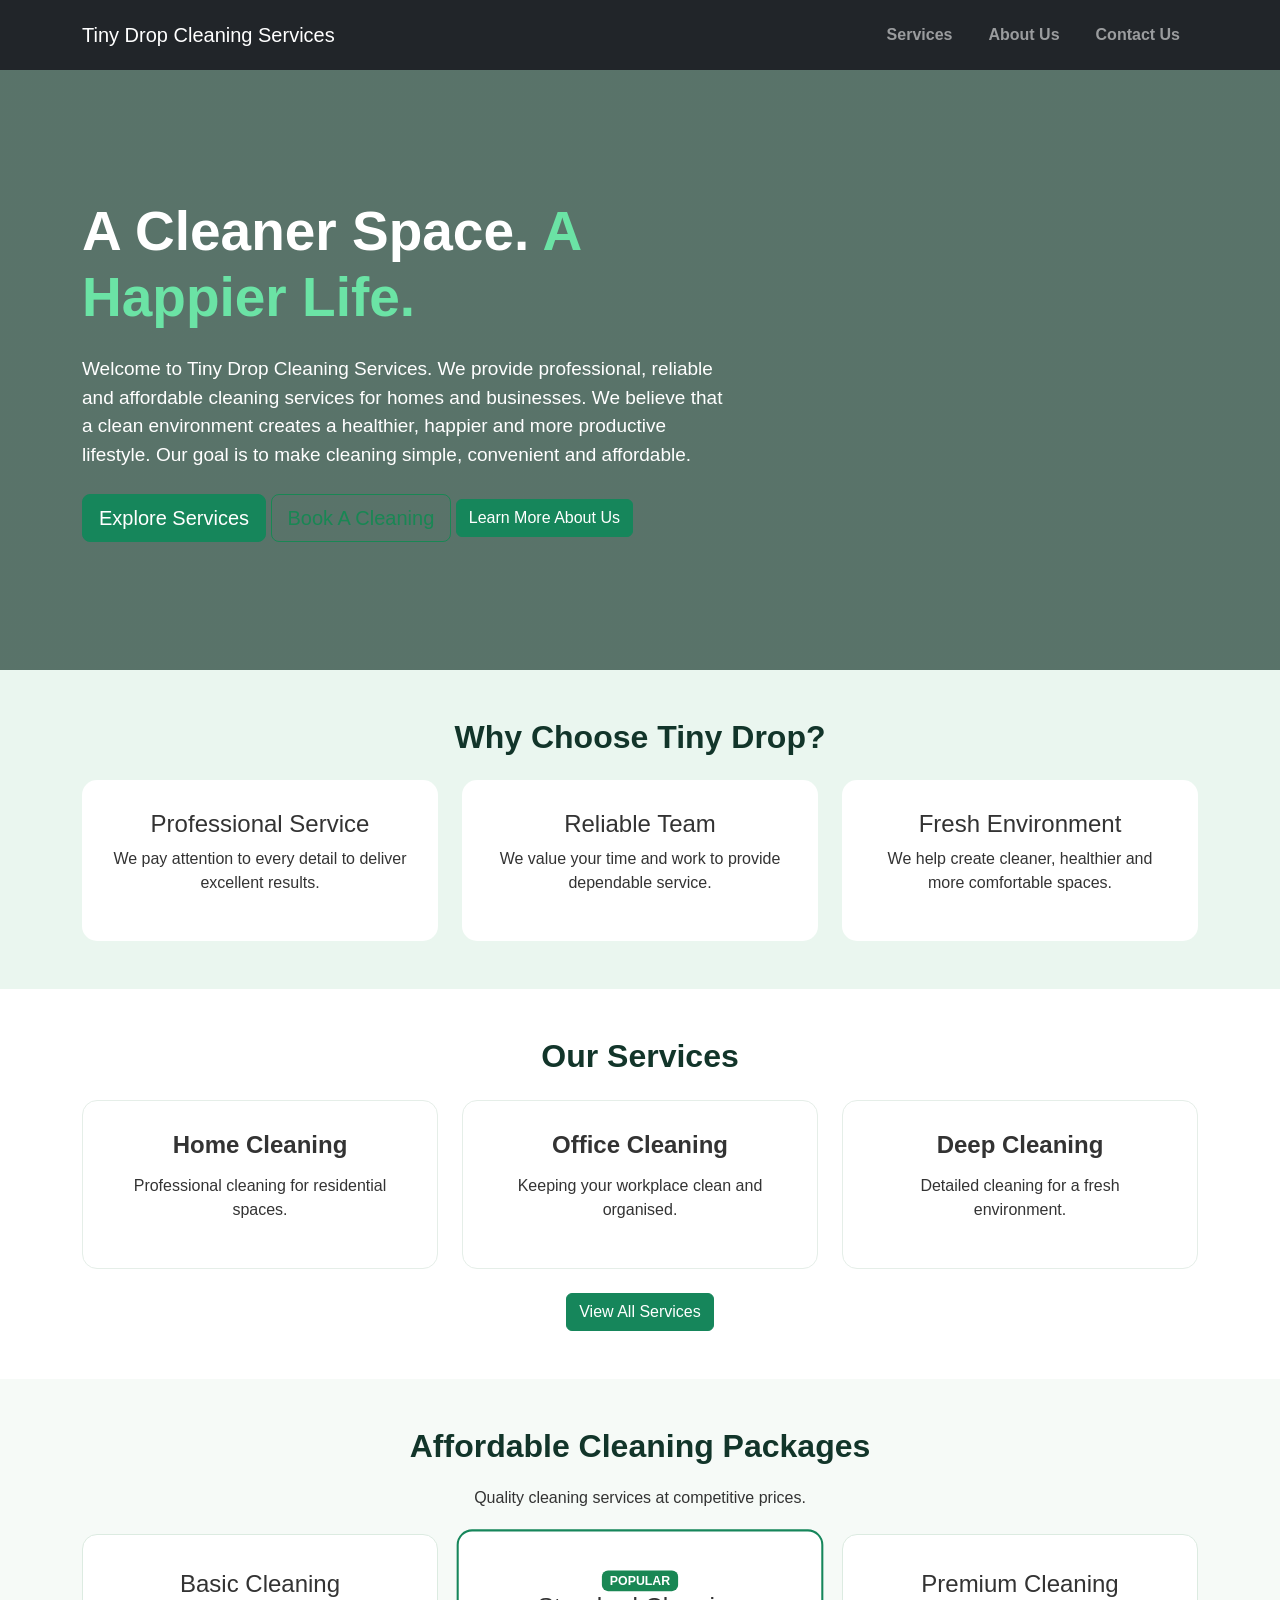
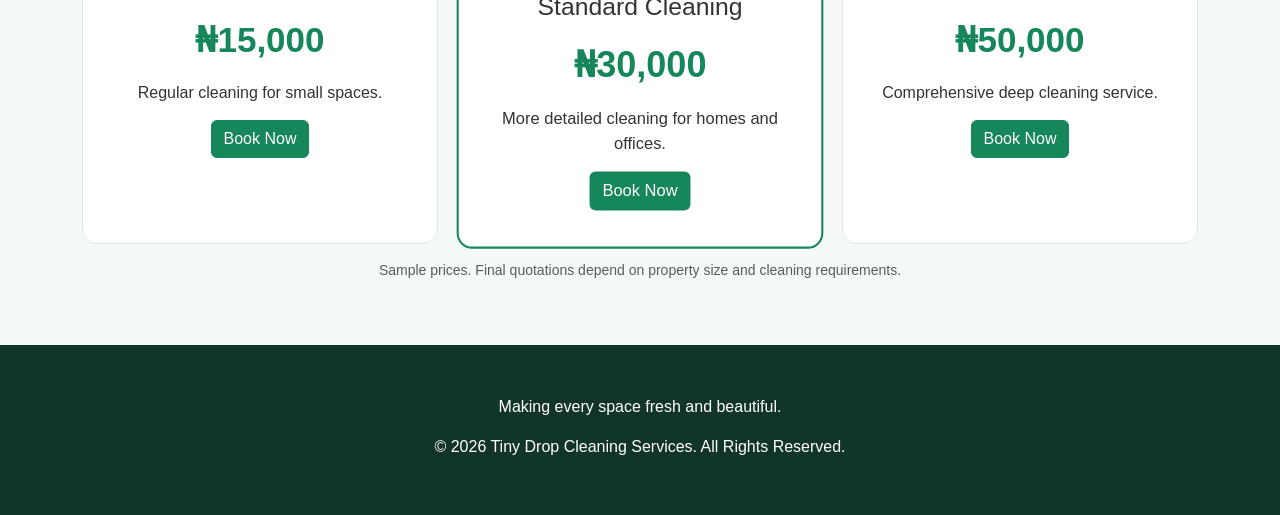
<file: index.html>
<!DOCTYPE html>
<html lang="en">
<head>

    <meta charset="UTF-8">
    <meta name="viewport" content="width=device-width, initial-scale=1.0">
    <title>Tiny Drop Cleaning Services</title>
    <link href="https://cdn.jsdelivr.net/npm/bootstrap@5.3.3/dist/css/bootstrap.min.css" rel="stylesheet">
    <link rel="stylesheet" href="css/style.css">
</head>

<body>
<nav class="navbar navbar-expand-lg navbar-dark bg-dark">
    <div class="container">
        <a class="navbar-brand" href="index.html">
            Tiny Drop Cleaning Services
        </a>
        <button class="navbar-toggler" type="button" data-bs-toggle="collapse" data-bs-target="#navbarNav" aria-controls="navbarNav" aria-expanded="false"
        aria-label="Toggle navigation">
            <span class="navbar-toggle-icon"></span>
        </button>
        <div class="collapse navbar-collapse" id="navbarNav">
            <ul class="navbar-nav ms-auto">
                <li class="nav-item"><a class="nav-link" href="services.html">Services</a></li>
                <li class="nav-item"><a class="nav-link" href="about.html">About Us</a></li>
                <li class="nav-item"><a class="nav-link" href="contact.html">Contact Us</a></li>
            </ul>
        </div>
    </div>
</nav>

<section class="hero">
    <div class="container">
        <div class="row align-items-center">
            <div class="col-lg-7">
                <h1>
                    A Cleaner Space.
                    <span> A Happier Life.</span>
                </h1>
                <p>
                    Welcome to Tiny Drop Cleaning Services.
                    We provide professional, reliable and affordable
                    cleaning services for homes and businesses.
                    
                    We believe that a clean environment creates a healthier,
                    happier and more productive lifestyle.
                    
                    Our goal is to make cleaning simple, convenient and affordable.

                </p>
                <a href="services.html" class="btn btn-success btn-lg">
                    Explore Services
                </a>
                <a href="contact.html" class="btn btn-outline-success btn-lg">
                    Book A Cleaning
                </a>
                <a href="about.html" class="btn btn-success">
                    Learn More About Us
                </a>
            </div>
        </div>
    </div>
</section>


<section class="why-us py-5">
    <div class="container text-center">
        <h2 class="section-title">Why Choose Tiny Drop?</h2>
        <div class="row mt-4">
            <div class="col-md-4">
                <div class="feature-card">
                    <h4>Professional Service</h4>
                    <p>
                        We pay attention to every detail
                        to deliver excellent results.
                    </p>
                </div>
            </div>
            <div class="col-md-4">
                <div class="feature-card">
                    <h4>Reliable Team</h4>
                    <p>
                        We value your time and work
                        to provide dependable service.
                    </p>
                </div>
            </div>
            <div class="col-md-4">
                <div class="feature-card">
                    <h4>Fresh Environment</h4>
                    <p>
                        We help create cleaner,
                        healthier and more comfortable spaces.
                    </p>
                </div>
            </div>
        </div>
    </div>
</section>


<section class="container py-5 text-center">
    <h2 class="section-title">Our Services</h2>
    <div class="row mt-4">
        <div class="col-md-4">
            <div class="service-card">
                <h4>Home Cleaning</h4>
                <p>Professional cleaning for residential spaces.</p>
            </div>
        </div>
        <div class="col-md-4">
            <div class="service-card">
                <h4>Office Cleaning</h4>
                <p>Keeping your workplace clean and organised.</p>
            </div>
        </div>
        <div class="col-md-4">
            <div class="service-card">
                <h4>Deep Cleaning</h4>
                <p>Detailed cleaning for a fresh environment.</p>
            </div>
        </div>
    </div>
    <a href="services.html" class="btn btn-success mt-4">
        View All Services
    </a>
</section>

<section class="pricing-section py-5">
    <div class="container text-center">
        <h2 class="section-title">Affordable Cleaning Packages</h2>
        <p>Quality cleaning services at competitive prices.</p>
        <div class="row mt-4">
            <div class="col-md-4">
                <div class="price-card">
                    <h4>Basic Cleaning</h4>
                    <h2>₦15,000</h2>
                    <p>Regular cleaning for small spaces.</p>
                    <a href="contact.html" class="btn btn-success">
                        Book Now
                    </a>
                </div>
            </div>
            <div class="col-md-4">
                <div class="price-card featured-price">
                    <span class="badge bg-success">POPULAR</span>
                    <h4>Standard Cleaning</h4>
                    <h2>₦30,000</h2>
                    <p>More detailed cleaning for homes and offices.</p>
                    <a href="contact.html" class="btn btn-success">
                        Book Now
                    </a>
                </div>
            </div>
            <div class="col-md-4">
                <div class="price-card">
                    <h4>Premium Cleaning</h4>
                    <h2>₦50,000</h2>
                    <p>Comprehensive deep cleaning service.</p>
                    <a href="contact.html" class="btn btn-success">
                        Book Now
                    </a>
                </div>
            </div>
        </div>
        <p class="small text-muted mt-3">
            Sample prices. Final quotations depend on property size and cleaning requirements.
        </p>
    </div>
</section>


<footer class="footer">
    <div class="container text-center">
        <p>Making every space fresh and beautiful.</p>
        <p>© 2026 Tiny Drop Cleaning Services. All Rights Reserved.</p>
    </div>
</footer>

<script src="https://cdn.jsdelivr.net/npm/bootstrap@5.3.3/dist/js/bootstrap.bundle.min.js"></script>
<script src="js/script.js"></script>
</body>
</html>
</file>
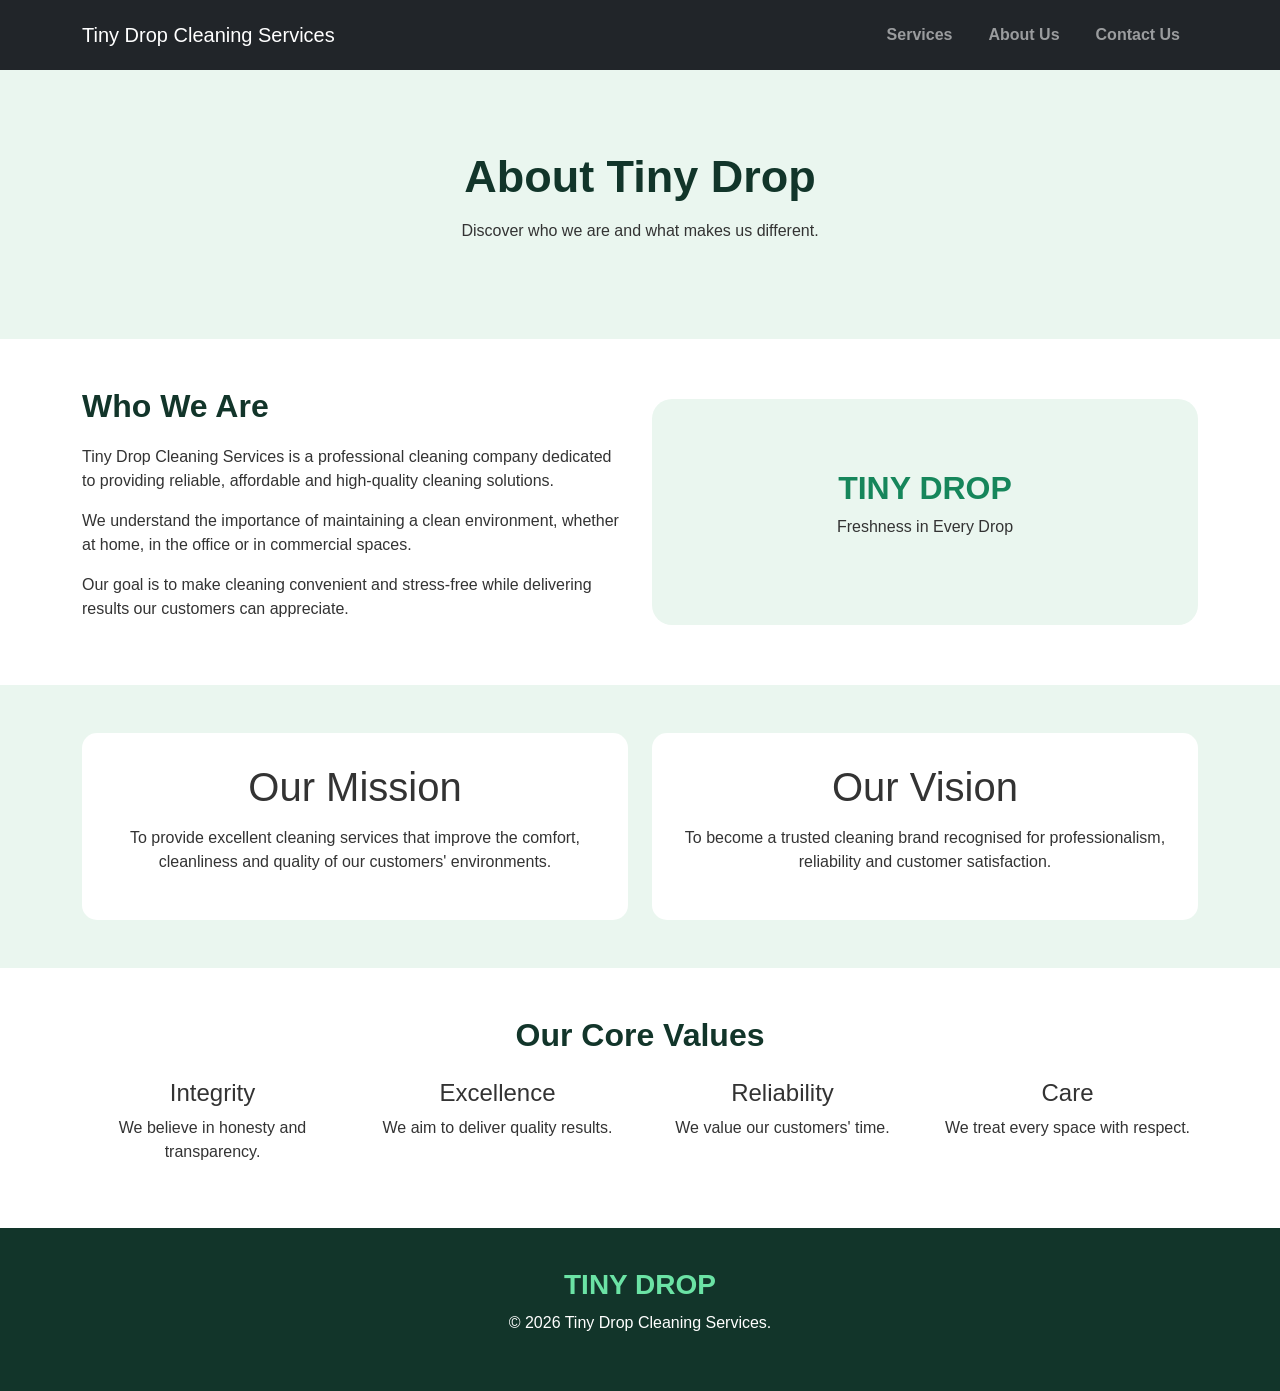
<file: about.html>
<!DOCTYPE html>
<html lang="en">
<head>
    <meta charset="UTF-8">
    <meta name="viewport" content="width=device-width, initial-scale=1.0">
    <title>About Us | Tiny Drop</title>
    <link href="https://cdn.jsdelivr.net/npm/bootstrap@5.3.3/dist/css/bootstrap.min.css" rel="stylesheet">
    <link rel="stylesheet" href="css/style.css">
</head>

<body>
<nav class="navbar navbar-expand-lg navbar-dark bg-dark">
    <div class="container">
        <a class="navbar-brand" href="index.html">
            Tiny Drop Cleaning Services
        </a>
        <button class="navbar-toggler" type="button" data-bs-toggle="collapse" data-bs-target="#navbarNav" aria-controls="navbarNav" aria-expanded="false"
        aria-label="Toggle navigation">
            <span class="navbar-toggle-icon"></span>
        </button>
        <div class="collapse navbar-collapse" id="navbarNav">
            <ul class="navbar-nav ms-auto">
                <li class="nav-item"><a class="nav-link" href="services.html">Services</a></li>
                <li class="nav-item"><a class="nav-link" href="about.html">About Us</a></li>
                <li class="nav-item"><a class="nav-link" href="contact.html">Contact Us</a></li>
            </ul>
        </div>
    </div>
</nav>


<section class="page-header">
    <div class="container text-center">
        <h1>About Tiny Drop</h1>
        <p>Discover who we are and what makes us different.</p>
    </div>
</section>


<section class="container py-5">
    <div class="row align-items-center">
        <div class="col-md-6">
            <h2 class="section-title">Who We Are</h2>
            <p>

                Tiny Drop Cleaning Services is a professional cleaning
                company dedicated to providing reliable, affordable
                and high-quality cleaning solutions.

            </p>
            <p>

                We understand the importance of maintaining a clean
                environment, whether at home, in the office or in
                commercial spaces.

            </p>
            <p>

                Our goal is to make cleaning convenient and stress-free
                while delivering results our customers can appreciate.

            </p>
        </div>
        <div class="col-md-6 text-center">
            <div class="about-logo">
                <h2>TINY DROP</h2>
                <p>Freshness in Every Drop</p>
            </div>
        </div>
    </div>
</section>


<section class="why-us py-5">
    <div class="container">
        <div class="row text-center">
            <div class="col-md-6">
                <div class="feature-card">
                    <h3>Our Mission</h3>
                    <p>

                        To provide excellent cleaning services
                        that improve the comfort, cleanliness
                        and quality of our customers' environments.

                    </p>
                </div>
            </div>
            <div class="col-md-6">
                <div class="feature-card">
                    <h3>Our Vision</h3>
                    <p>

                        To become a trusted cleaning brand
                        recognised for professionalism,
                        reliability and customer satisfaction.

                    </p>
                </div>
            </div>
        </div>
    </div>
</section>


<section class="container py-5 text-center">
    <h2 class="section-title">Our Core Values</h2>
    <div class="row mt-4">
        <div class="col-md-3">
            <h4>Integrity</h4>
            <p>We believe in honesty and transparency.</p>
        </div>
        <div class="col-md-3">
            <h4>Excellence</h4>
            <p>We aim to deliver quality results.</p>
        </div>
        <div class="col-md-3">
            <h4>Reliability</h4>
            <p>We value our customers' time.</p>
        </div>
        <div class="col-md-3">
            <h4>Care</h4>
            <p>We treat every space with respect.</p>
        </div>
    </div>
</section>


<footer class="footer text-center">
    <h3>TINY DROP</h3>
    <p>© 2026 Tiny Drop Cleaning Services.</p>
</footer>

<script src="https://cdn.jsdelivr.net/npm/bootstrap@5.3.3/dist/js/bootstrap.bundle.min.js"></script>
<script src="js/script.js"></script>
</body>
</html>
</file>
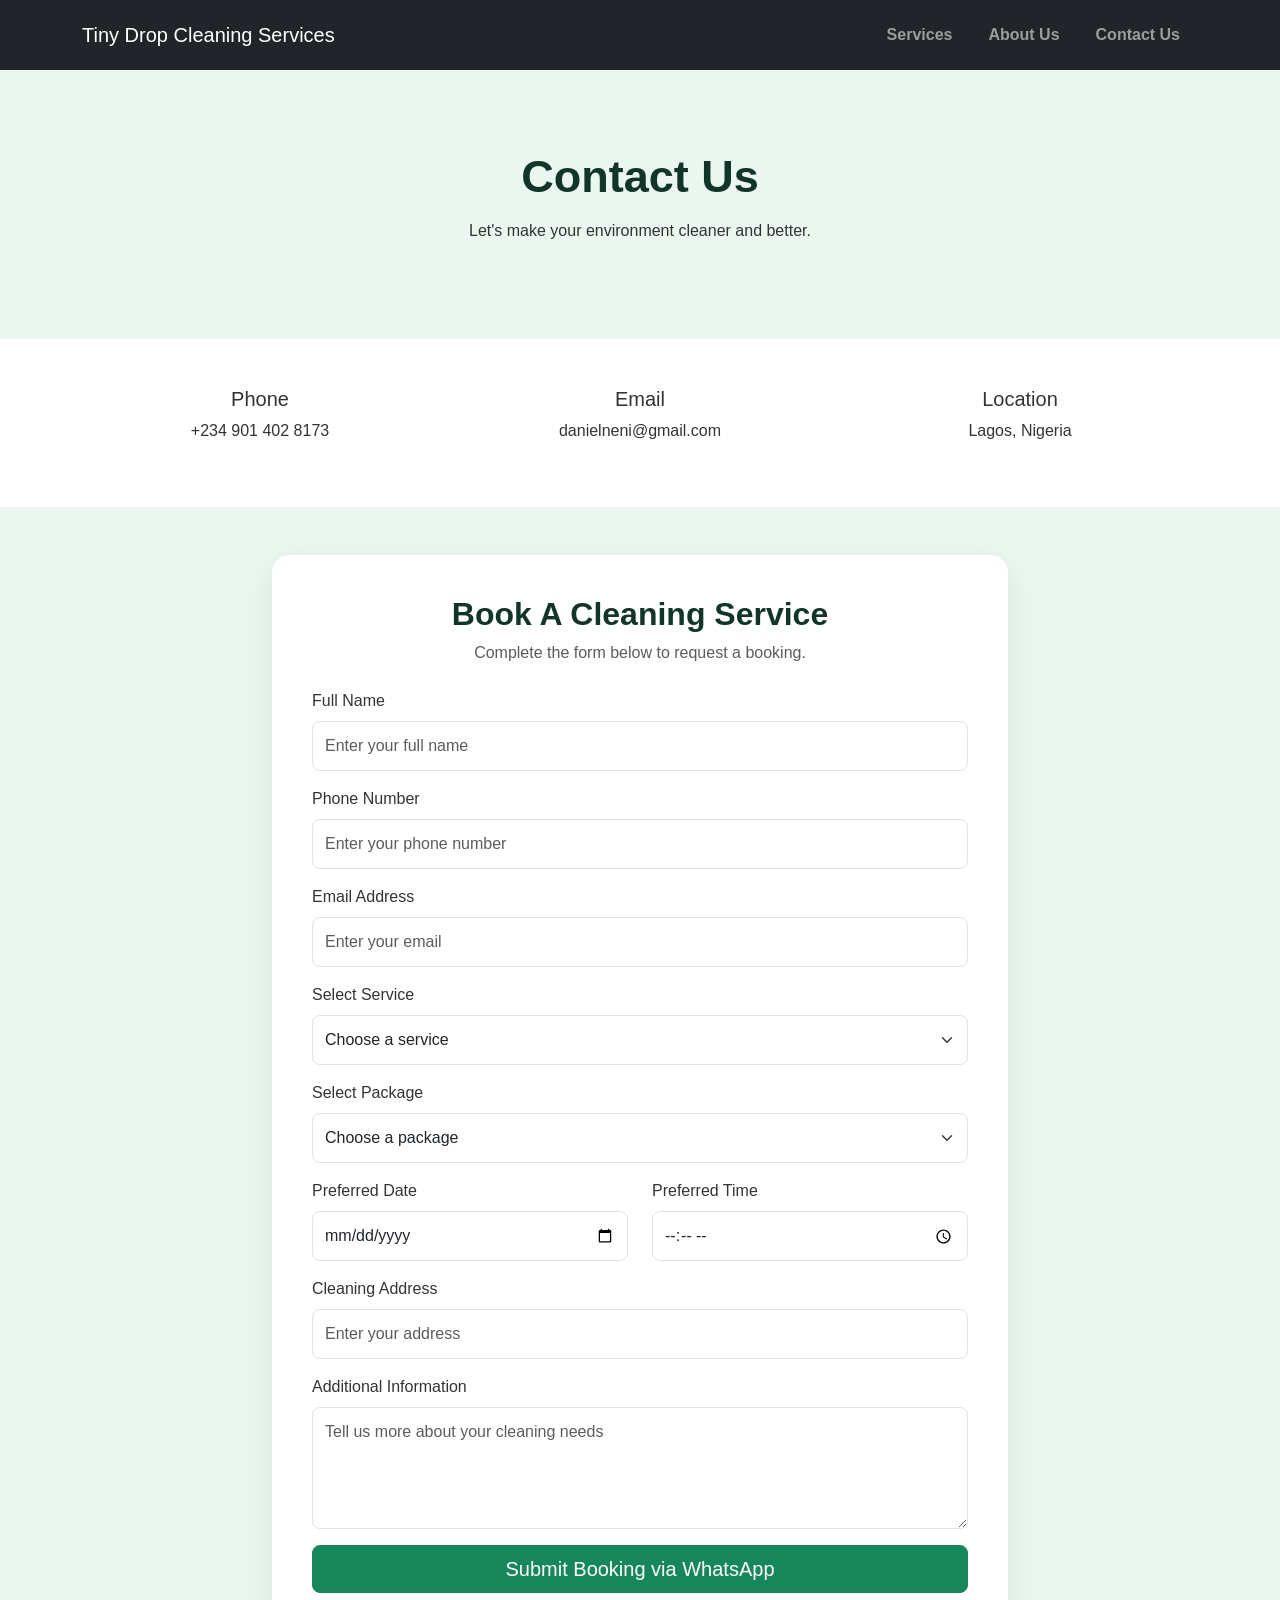
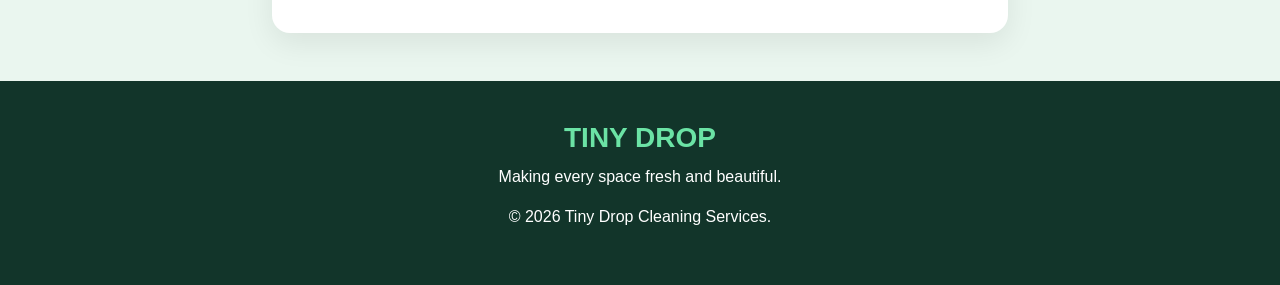
<file: contact.html>
<!DOCTYPE html>
<html lang="en">
<head>
    <meta charset="UTF-8">
    <meta name="viewport" content="width=device-width, initial-scale=1.0">
    <title>Contact and Booking | Tiny Drop</title>
    <link href="https://cdn.jsdelivr.net/npm/bootstrap@5.3.3/dist/css/bootstrap.min.css" rel="stylesheet">
    <link rel="stylesheet" href="css/style.css">
</head>

<body>
<nav class="navbar navbar-expand-lg navbar-dark bg-dark">
    <div class="container">
        <a class="navbar-brand" href="index.html">
            Tiny Drop Cleaning Services
        </a>
        <button class="navbar-toggler" type="button" data-bs-toggle="collapse" data-bs-target="#navbarNav" aria-controls="navbarNav" aria-expanded="false"
        aria-label="Toggle navigation">
            <span class="navbar-toggle-icon"></span>
        </button>
        <div class="collapse navbar-collapse" id="navbarNav">
            <ul class="navbar-nav ms-auto">
                <li class="nav-item"><a class="nav-link" href="services.html">Services</a></li>
                <li class="nav-item"><a class="nav-link" href="about.html">About Us</a></li>
                <li class="nav-item"><a class="nav-link" href="contact.html">Contact Us</a></li>
            </ul>
        </div>
    </div>
</nav>


<section class="page-header">
    <div class="container text-center">
        <h1>Contact Us</h1>
        <p>Let's make your environment cleaner and better.</p>
    </div>
</section>


<section class="container py-5">
    <div class="row text-center">
        <div class="col-md-4">
            <h5>Phone</h5>
            <p>+234 901 402 8173</p>
        </div>
        <div class="col-md-4">
            <h5>Email</h5>
            <p>danielneni@gmail.com</p>
        </div>
        <div class="col-md-4">
            <h5>Location</h5>
            <p>Lagos, Nigeria</p>
        </div>
    </div>
</section>


<section class="booking-section py-5" id="booking">
    <div class="container">
        <div class="row justify-content-center">
            <div class="col-lg-8">
                <div class="booking-card">
                    <h2 class="text-center mb-2">
                        Book A Cleaning Service
                    </h2>
                    <p class="text-center text-muted mb-4">
                        Complete the form below to request a booking.
                    </p>
                    <form id="bookingForm">
                        <div class="mb-3">
                            <label class="form-label">Full Name</label>
                            <input type="text" id="name"
                            class="form-control"
                            placeholder="Enter your full name"
                            required>
                        </div>
                        <div class="mb-3">
                            <label class="form-label">Phone Number</label>
                            <input type="tel" id="phone"
                            class="form-control"
                            placeholder="Enter your phone number"
                            required>
                        </div>
                        <div class="mb-3">
                            <label class="form-label">Email Address</label>
                            <input type="email" id="email"
                            class="form-control"
                            placeholder="Enter your email">
                        </div>
                        <div class="mb-3">
                            <label class="form-label">Select Service</label>
                            <select id="service" class="form-select" required>
                                <option value="">Choose a service</option>
                                <option>Residential Cleaning</option>
                                <option>Office Cleaning</option>
                                <option>Deep Cleaning</option>
                                <option>Window Cleaning</option>
                                <option>Move-In Cleaning</option>
                                <option>Post-Construction Cleaning</option>
                            </select>
                        </div>
                        <div class="mb-3">
                            <label class="form-label">Select Package</label>
                            <select id="package" class="form-select" required>
                                <option value="">Choose a package</option>
                                <option>Basic - ₦15,000</option>
                                <option>Standard - ₦30,000</option>
                                <option>Premium - ₦50,000</option>
                                <option>Custom Quote Required</option>
                            </select>
                        </div>
                        <div class="row">
                            <div class="col-md-6 mb-3">
                                <label class="form-label">Preferred Date</label>
                                <input type="date" id="date"
                                class="form-control" required>
                            </div>
                            <div class="col-md-6 mb-3">
                                <label class="form-label">Preferred Time</label>
                                <input type="time" id="time"
                                class="form-control" required>
                            </div>
                        </div>
                        <div class="mb-3">
                            <label class="form-label">Cleaning Address</label>
                            <input type="text" id="address"
                            class="form-control"
                            placeholder="Enter your address"
                            required>
                        </div>
                        <div class="mb-3">
                            <label class="form-label">Additional Information</label>
                            <textarea id="message"
                            class="form-control"
                            rows="4"
                            placeholder="Tell us more about your cleaning needs"></textarea>
                        </div>
                        <button type="submit" class="btn btn-success w-100 btn-lg">
                            Submit Booking via WhatsApp
                        </button>
                    </form>
                </div>
            </div>
        </div>
    </div>
</section>


<footer class="footer text-center">
    <h3>TINY DROP</h3>
    <p>Making every space fresh and beautiful.</p>
    <p>© 2026 Tiny Drop Cleaning Services.</p>
</footer>


<script>

    const whatsappNumber = "2349014028173";

    const dateInput = document.getElementById("date");
    const today = new Date();
    const localToday = new Date(
        today.getTime() - today.getTimezoneOffset() * 60000
    ).toISOString().split("T")[0];
    dateInput.min = localToday;
    document.getElementById("bookingForm").addEventListener("submit", function(event) {
        event.preventDefault();
        const name = document.getElementById("name").value;

        const phone = document.getElementById("phone").value;

        const email = document.getElementById("email").value;

        const service = document.getElementById("service").value;

        const packageName = document.getElementById("package").value;

        const date = document.getElementById("date").value;

        const time = document.getElementById("time").value;

        const address = document.getElementById("address").value;

        const message = document.getElementById("message").value;

        const bookingMessage = `

NEW TINY DROP BOOKING

Customer Name: ${name}

Phone Number: ${phone}

Email: ${email}

Service: ${service}

Package: ${packageName}

Preferred Date: ${date}

Preferred Time: ${time}

Address: ${address}

Additional Information: ${message}

Please confirm my booking.
        `;

        const whatsappURL = "https://wa.me/" + whatsappNumber +
        "?text=" + encodeURIComponent(bookingMessage);
        window.open(whatsappURL, "_blank");
    });
</script>

<script src="https://cdn.jsdelivr.net/npm/bootstrap@5.3.3/dist/js/bootstrap.bundle.min.js"></script>
<script src="js/script.js"></script>
</body>
</html>
</file>
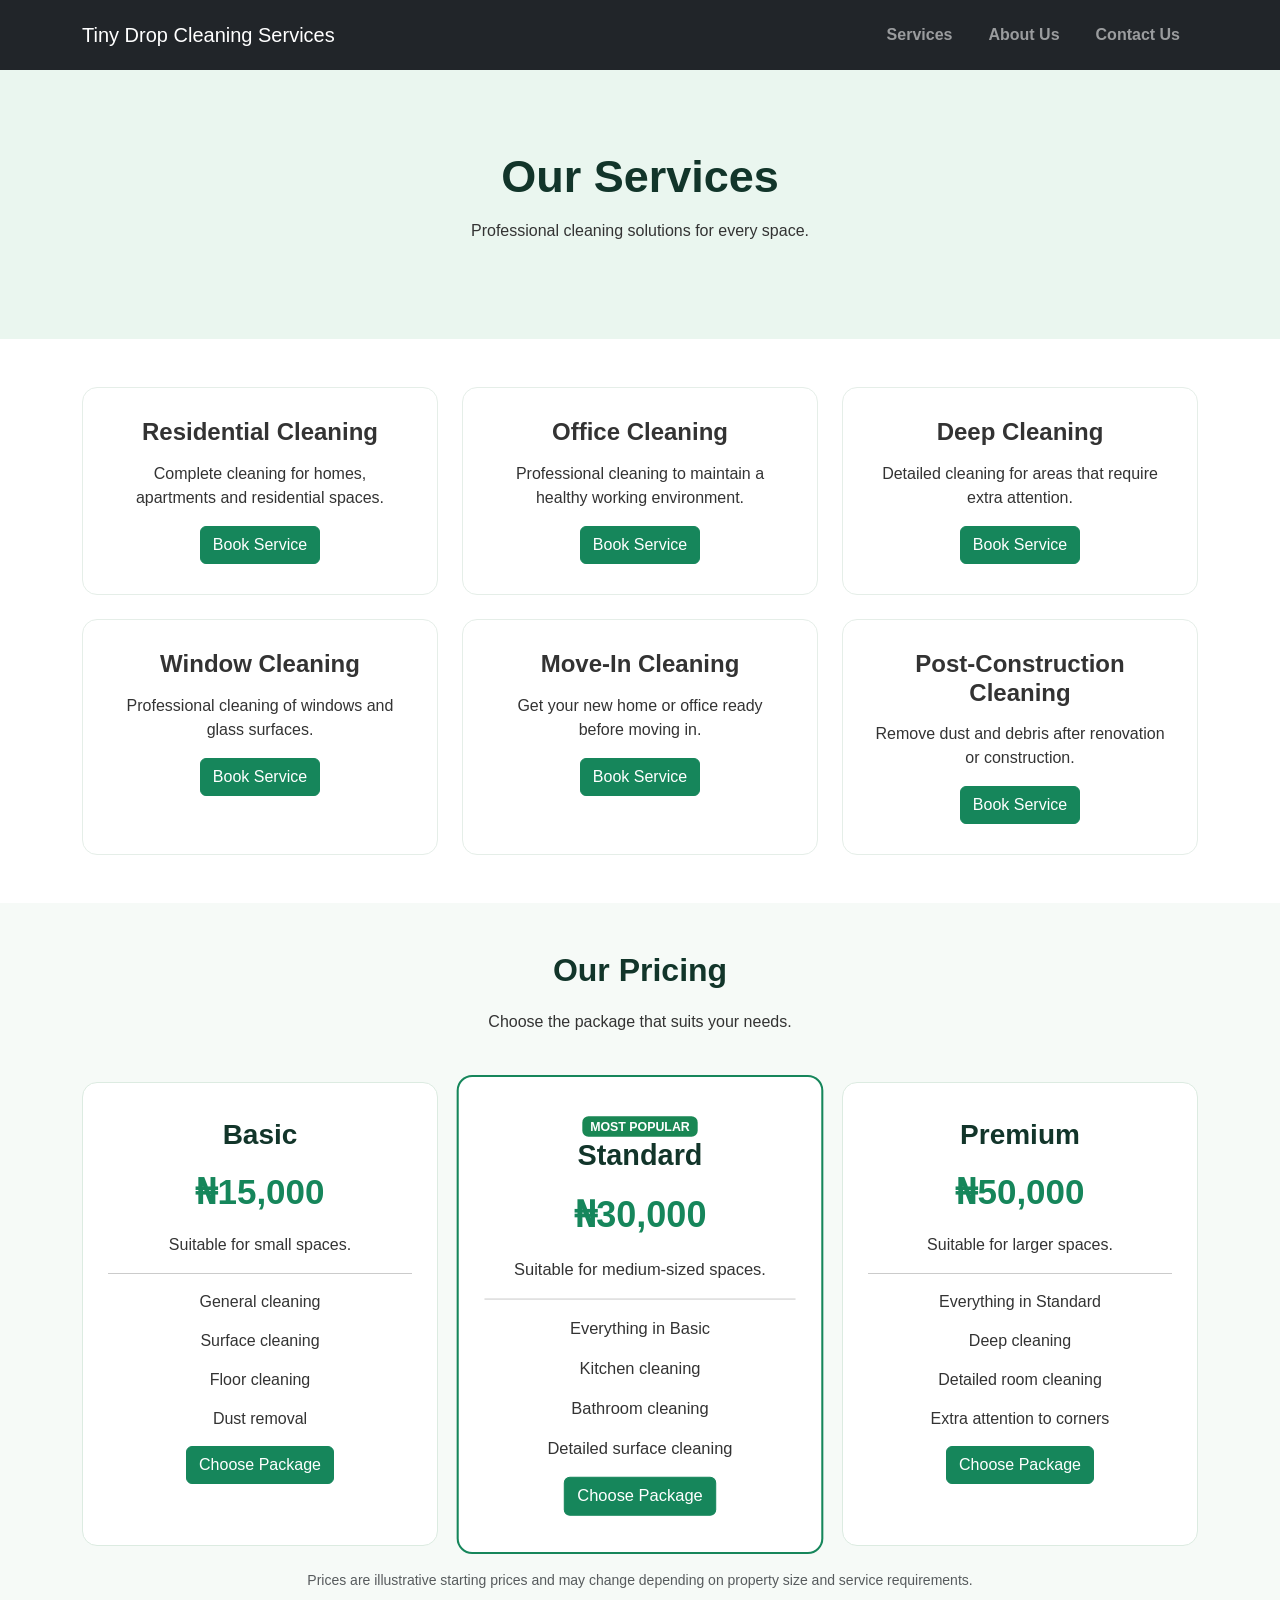
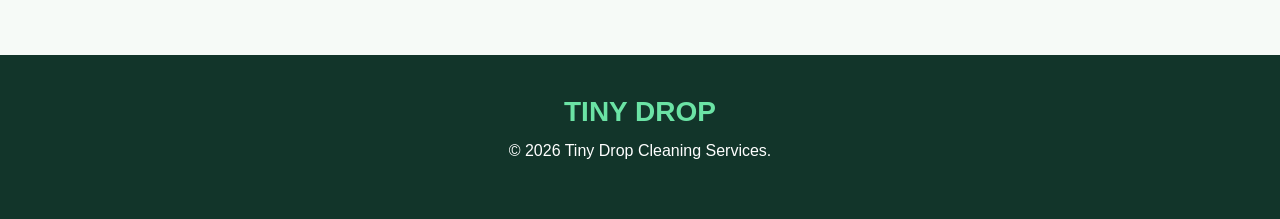
<file: services.html>
<!DOCTYPE html>
<html lang="en">
<head>
    <meta charset="UTF-8">
    <meta name="viewport" content="width=device-width, initial-scale=1.0">
    <title>Services | Tiny Drop</title>
    <link href="https://cdn.jsdelivr.net/npm/bootstrap@5.3.3/dist/css/bootstrap.min.css" rel="stylesheet">
    <link rel="stylesheet" href="css/style.css">
</head>

<body>
<nav class="navbar navbar-expand-lg navbar-dark bg-dark">
    <div class="container">
        <a class="navbar-brand" href="index.html">
            Tiny Drop Cleaning Services
        </a>
        <button class="navbar-toggler" type="button" data-bs-toggle="collapse" data-bs-target="#navbarNav" aria-controls="navbarNav" aria-expanded="false"
        aria-label="Toggle navigation">
            <span class="navbar-toggle-icon"></span>
        </button>
        <div class="collapse navbar-collapse" id="navbarNav">
            <ul class="navbar-nav ms-auto">
                <li class="nav-item"><a class="nav-link" href="services.html">Services</a></li>
                <li class="nav-item"><a class="nav-link" href="about.html">About Us</a></li>
                <li class="nav-item"><a class="nav-link" href="contact.html">Contact Us</a></li>
            </ul>
        </div>
    </div>
</nav>


<section class="page-header">
    <div class="container text-center">
        <h1>Our Services</h1>
        <p>Professional cleaning solutions for every space.</p>
    </div>
</section>



<section class="container py-5">
    <div class="row g-4">
        <div class="col-md-4">
            <div class="service-card">
                <h4>Residential Cleaning</h4>
                <p>Complete cleaning for homes, apartments and residential spaces.</p>
                <a href="contact.html" class="btn btn-success">
                    Book Service
                </a>
            </div>
        </div>
        <div class="col-md-4">
            <div class="service-card">
                <h4>Office Cleaning</h4>
                <p>Professional cleaning to maintain a healthy working environment.</p>
                <a href="contact.html" class="btn btn-success">
                    Book Service
                </a>
            </div>
        </div>
        <div class="col-md-4">
            <div class="service-card">
                <h4>Deep Cleaning</h4>
                <p>Detailed cleaning for areas that require extra attention.</p>
                <a href="contact.html" class="btn btn-success">
                    Book Service
                </a>
            </div>
        </div>
        <div class="col-md-4">
            <div class="service-card">
                <h4>Window Cleaning</h4>
                <p>Professional cleaning of windows and glass surfaces.</p>
                <a href="contact.html" class="btn btn-success">
                    Book Service
                </a>
            </div>
        </div>
        <div class="col-md-4">
            <div class="service-card">
                <h4>Move-In Cleaning</h4>
                <p>Get your new home or office ready before moving in.</p>
                <a href="contact.html" class="btn btn-success">
                    Book Service
                </a>
            </div>
        </div>
        <div class="col-md-4">
            <div class="service-card">
                <h4>Post-Construction Cleaning</h4>
                <p>Remove dust and debris after renovation or construction.</p>
                <a href="contact.html" class="btn btn-success">
                    Book Service
                </a>
            </div>
        </div>
    </div>
</section>


<section class="pricing-section py-5">
    <div class="container text-center">
        <h2 class="section-title">Our Pricing</h2>
        <p>Choose the package that suits your needs.</p>
        <div class="row g-4 mt-4">
            <div class="col-md-4">
                <div class="price-card">
                    <h3>Basic</h3>
                    <h2>₦15,000</h2>
                    <p>Suitable for small spaces.</p>
                    <hr>
                    <p>General cleaning</p>
                    <p>Surface cleaning</p>
                    <p>Floor cleaning</p>
                    <p>Dust removal</p>
                    
                    <a href="contact.html" class="btn btn-success">
                        Choose Package
                    </a>
                </div>
            </div>
            <div class="col-md-4">
                <div class="price-card featured-price">
                    <span class="badge bg-success">MOST POPULAR</span>
                    <h3>Standard</h3>
                    <h2>₦30,000</h2>
                    <p>Suitable for medium-sized spaces.</p>
                    <hr>
                    <p>Everything in Basic</p>
                    <p>Kitchen cleaning</p>
                    <p>Bathroom cleaning</p>
                    <p>Detailed surface cleaning</p>

                    <a href="contact.html" class="btn btn-success">
                        Choose Package
                    </a>
                </div>
            </div>
            <div class="col-md-4">
                <div class="price-card">
                    <h3>Premium</h3>
                    <h2>₦50,000</h2>
                    <p>Suitable for larger spaces.</p>
                    <hr>
                    <p>Everything in Standard</p>
                    <p>Deep cleaning</p>
                    <p>Detailed room cleaning</p>
                    <p>Extra attention to corners</p>

                    <a href="contact.html" class="btn btn-success">
                        Choose Package
                    </a>
                </div>
            </div>
        </div>
        <p class="small text-muted mt-4">
            Prices are illustrative starting prices and may change depending on property size and service requirements.
        </p>
    </div>
</section>

<footer class="footer text-center">
    <h3>TINY DROP</h3>
    <p>© 2026 Tiny Drop Cleaning Services.</p>
</footer>

<script src="https://cdn.jsdelivr.net/npm/bootstrap@5.3.3/dist/js/bootstrap.bundle.min.js"></script>
<script src="js/script.js"></script>
</body>
</html>
</file>
<file: css/style.css>
* {
    margin: 0;
    padding: 0;
    box-sizing: border-box;
}

body {
    font-family: Arial, sans-serif;
    color: #333;
    background-color: #ffffff;
}



.logo {
    font-size: 25px;
    font-weight: bold;
    color: #16865b !important;
    letter-spacing: 1px;
}

.drop-logo {
    font-size: 30px;
}



.navbar {
    padding: 15px 0;
}

.nav-link {
    font-weight: bold;
    margin: 0 10px;
}

.nav-link:hover {
    color: #16865b !important;
}

.btn-success {
    background-color: #16865b;
    border-color: #16865b;
}

.btn-success:hover {
    background-color: #106b48;
    border-color: #106b48;
}



.hero {
    min-height: 600px;

    display: flex;

    align-items: center;

    background:
        linear-gradient(rgba(0, 40, 25, 0.65), rgba(0, 40, 25, 0.65)),
        url("https://images.unsplash.com/photo-1581578732596-0c5f4b7c6f8b?auto=format&fit=crop&w=1800&q=85");

    background-size: cover;

    background-position: center;
}

.hero h1 {
    font-size: 55px;
    font-weight: bold;
    color: white;
}

.hero h1 span {
    color: #6be3a5;
}

.hero p {
    color: white;
    font-size: 19px;
    margin: 25px 0;
}



.section-title {
    color: #12352a;
    font-weight: bold;
    margin-bottom: 20px;
}

.section-text {
    max-width: 700px;
    margin: auto;
    line-height: 1.8;
}



.why-us {
    background-color: #eaf6ef;
}

.feature-card {
    background: white;
    padding: 30px;
    border-radius: 15px;
    height: 100%;
    transition: 0.3s;
}

.feature-card:hover {
    transform: translateY(-8px);
    box-shadow: 0 10px 25px rgba(0, 0, 0, 0.1);
}

.feature-card h3 {
    font-size: 40px;
    margin-bottom: 15px;
}



.service-card {
    padding: 30px;
    background: white;
    border: 1px solid #e5eee8;
    border-radius: 15px;
    text-align: center;
    height: 100%;
    transition: 0.3s;
}

.service-card:hover {
    transform: translateY(-8px);
    box-shadow: 0 10px 25px rgba(0, 0, 0, 0.1);
}

.service-card h2 {
    font-size: 45px;
    margin-bottom: 20px;
}

.service-card h4 {
    font-weight: bold;
    margin-bottom: 15px;
}



.page-header {
    background-color: #eaf6ef;
    padding: 80px 0;
}

.page-header h1 {
    color: #12352a;
    font-weight: bold;
    font-size: 45px;
}

.page-header p {
    margin-top: 15px;
}



.about-logo {
    background: #eaf6ef;
    padding: 70px 30px;
    border-radius: 20px;
}

.about-logo h2 {
    color: #16865b;
    font-weight: bold;
}



.pricing-section {
    background-color: #f6faf7;
}

.price-card {
    background: white;
    padding: 35px 25px;
    border-radius: 15px;
    border: 1px solid #dcebe1;
    height: 100%;
    transition: 0.3s;
}

.price-card:hover {
    transform: translateY(-8px);
    box-shadow: 0 10px 25px rgba(0, 0, 0, 0.1);
}

.price-card h2 {
    color: #16865b;
    font-size: 35px;
    font-weight: bold;
    margin: 20px 0;
}

.price-card h3 {
    color: #12352a;
    font-weight: bold;
}

.price-card p {
    margin-bottom: 15px;
}

.featured-price {
    border: 2px solid #16865b;
    transform: scale(1.03);
}



.booking-section {
    background-color: #eaf6ef;
}

.booking-card {
    background: white;
    padding: 40px;
    border-radius: 18px;
    box-shadow: 0 10px 30px rgba(0, 0, 0, 0.08);
}

.booking-card h2 {
    color: #12352a;
    font-weight: bold;
}

.form-control,
.form-select {
    padding: 12px;
    border-radius: 8px;
}

.form-control:focus,
.form-select:focus {
    border-color: #16865b;
    box-shadow: 0 0 0 0.2rem rgba(22, 134, 91, 0.15);
}



.footer {
    background-color: #12352a;
    color: white;
    padding: 40px 20px;
}

.footer h3 {
    color: #6be3a5;
    font-weight: bold;
}

.footer p {
    margin-top: 10px;
}



@media screen and (max-width: 768px) {

    .hero {
        min-height: 500px;
        padding: 50px 20px;
    }

    .hero h1 {
        font-size: 38px;
    }

    .hero p {
        font-size: 16px;
    }

    .page-header h1 {
        font-size: 35px;
    }

    .booking-card {
        padding: 25px 15px;
    }

    .featured-price {
        transform: none;
    }

}


@media screen and (max-width: 992px) {

    .container {
        width: 90%;
    }

    .hero h1 {
        font-size: 35px;
    }

}


@media screen and (max-width: 576px) {

    body {
        font-size: 14px;
    }

    .hero h1 {
        font-size: 27px;
    }

    .hero p {
        font-size: 14px;
    }

    .container {
        width: 95%;
    }

    .row {
        margin-left: 0;
        margin-right: 0;
    }

    img {
        max-width: 100%;
        height: auto;
    }

}
</file>
